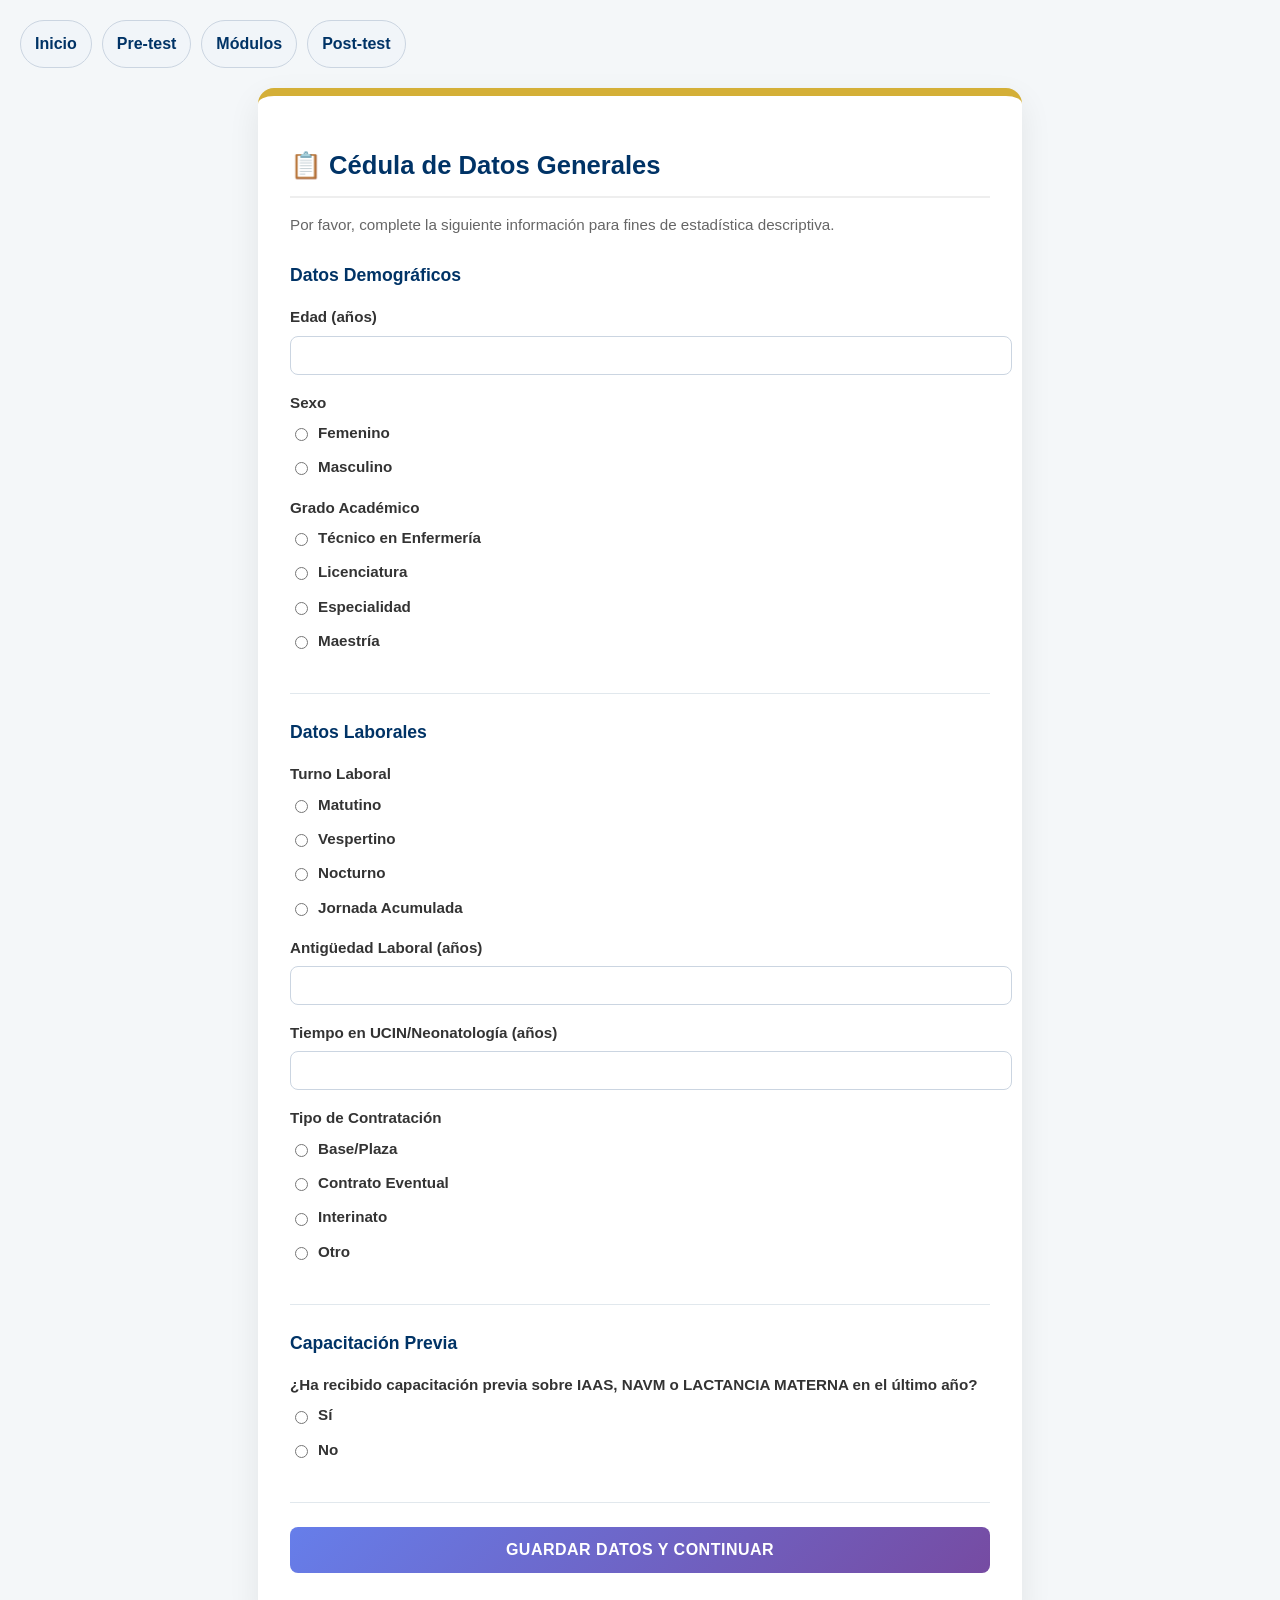
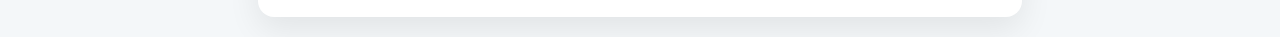
<file: datos-generales/index.html>
<!DOCTYPE html>
<html lang="es">

<head>
    <meta charset="UTF-8">
    <meta name="viewport" content="width=device-width, initial-scale=1.0">
    <title>Cédula de Datos Generales - Suite Calostro</title>
    <link rel="stylesheet" href="../css/style.css">
    <style>
        body {
            background: #f4f7f9;
            font-family: 'Segoe UI', sans-serif;
            margin: 0;
            padding: 20px;
        }

        .container {
            max-width: 700px;
            margin: 0 auto;
            background: white;
            padding: 32px;
            border-radius: 16px;
            box-shadow: 0 12px 32px rgba(0, 0, 0, 0.08);
        }

        h1 {
            color: #003366;
            font-size: 1.6rem;
            margin-bottom: 8px;
        }

        .subtitle {
            color: #666;
            margin-bottom: 24px;
            font-size: 0.95rem;
        }

        .form-section {
            margin-bottom: 24px;
            padding-bottom: 24px;
            border-bottom: 1px solid #e1e8ed;
        }

        .form-section:last-child {
            border-bottom: none;
        }

        .form-section h3 {
            color: #003366;
            font-size: 1.1rem;
            margin-bottom: 16px;
        }

        .form-group {
            margin-bottom: 16px;
        }

        label {
            display: block;
            margin-bottom: 6px;
            font-weight: 600;
            color: #333;
            font-size: 0.95rem;
        }

        input[type="text"],
        input[type="number"],
        select {
            width: 100%;
            padding: 10px;
            border: 1px solid #cbd5e1;
            border-radius: 8px;
            font-size: 0.95rem;
        }

        input[type="text"]:focus,
        input[type="number"]:focus,
        select:focus {
            outline: none;
            border-color: #667eea;
            box-shadow: 0 0 0 3px rgba(102, 126, 234, 0.1);
        }

        .radio-group,
        .checkbox-group {
            display: flex;
            flex-direction: column;
            gap: 10px;
        }

        .radio-group label,
        .checkbox-group label {
            display: flex;
            align-items: center;
            margin-bottom: 0;
        }

        input[type="radio"],
        input[type="checkbox"] {
            margin-right: 10px;
        }

        .btn-submit {
            background: linear-gradient(135deg, #667eea 0%, #764ba2 100%);
            color: white;
            padding: 14px 24px;
            border: none;
            border-radius: 8px;
            font-weight: 700;
            cursor: pointer;
            width: 100%;
            font-size: 1rem;
            transition: all 0.3s ease;
        }

        .btn-submit:hover {
            transform: translateY(-2px);
            box-shadow: 0 10px 25px rgba(102, 126, 234, 0.4);
        }

        .page-nav {
            display: flex;
            flex-wrap: wrap;
            gap: 10px;
            margin-bottom: 20px;
        }

        .page-nav a {
            text-decoration: none;
            color: #003366;
            font-weight: 700;
            padding: 10px 14px;
            border-radius: 999px;
            background: #f1f5f9;
            border: 1px solid #cbd5e1;
        }

        .page-nav a:hover {
            background: #e2efff;
        }
    </style>
</head>

<body>
    <nav class="page-nav">
        <a href="../index.html">Inicio</a>
        <a href="../pre test/index.html">Pre-test</a>
        <a href="../modulos/index.html">Módulos</a>
        <a href="../pos test/index.html">Post-test</a>
    </nav>

    <div class="container">
        <h1>📋 Cédula de Datos Generales</h1>
        <p class="subtitle">Por favor, complete la siguiente información para fines de estadística descriptiva.</p>

        <form id="datosGeneralesForm">
            <!-- Datos Demográficos -->
            <div class="form-section">
                <h3>Datos Demográficos</h3>

                <div class="form-group">
                    <label for="edad">Edad (años)</label>
                    <input type="number" id="edad" name="edad" required>
                </div>

                <div class="form-group">
                    <label>Sexo</label>
                    <div class="radio-group">
                        <label><input type="radio" name="sexo" value="femenino"> Femenino</label>
                        <label><input type="radio" name="sexo" value="masculino"> Masculino</label>
                    </div>
                </div>

                <div class="form-group">
                    <label for="gradoAcademico">Grado Académico</label>
                    <div class="radio-group">
                        <label><input type="radio" name="gradoAcademico" value="tecnico"> Técnico en Enfermería</label>
                        <label><input type="radio" name="gradoAcademico" value="licenciatura"> Licenciatura</label>
                        <label><input type="radio" name="gradoAcademico" value="especialidad"> Especialidad</label>
                        <label><input type="radio" name="gradoAcademico" value="maestria"> Maestría</label>
                    </div>
                </div>
            </div>

            <!-- Datos Laborales -->
            <div class="form-section">
                <h3>Datos Laborales</h3>

                <div class="form-group">
                    <label>Turno Laboral</label>
                    <div class="radio-group">
                        <label><input type="radio" name="turno" value="matutino"> Matutino</label>
                        <label><input type="radio" name="turno" value="vespertino"> Vespertino</label>
                        <label><input type="radio" name="turno" value="nocturno"> Nocturno</label>
                        <label><input type="radio" name="turno" value="jornada"> Jornada Acumulada</label>
                    </div>
                </div>

                <div class="form-group">
                    <label for="antiguedad">Antigüedad Laboral (años)</label>
                    <input type="number" id="antiguedad" name="antiguedad" min="0" required>
                </div>

                <div class="form-group">
                    <label for="experiencia">Tiempo en UCIN/Neonatología (años)</label>
                    <input type="number" id="experiencia" name="experiencia" min="0" required>
                </div>

                <div class="form-group">
                    <label>Tipo de Contratación</label>
                    <div class="radio-group">
                        <label><input type="radio" name="contratacion" value="base"> Base/Plaza</label>
                        <label><input type="radio" name="contratacion" value="eventual"> Contrato Eventual</label>
                        <label><input type="radio" name="contratacion" value="interinato"> Interinato</label>
                        <label><input type="radio" name="contratacion" value="otro"> Otro</label>
                    </div>
                </div>
            </div>

            <!-- Capacitación Previa -->
            <div class="form-section">
                <h3>Capacitación Previa</h3>

                <div class="form-group">
                    <label>¿Ha recibido capacitación previa sobre IAAS, NAVM o LACTANCIA MATERNA en el último
                        año?</label>
                    <div class="radio-group">
                        <label><input type="radio" name="capacitacion" value="si"> Sí</label>
                        <label><input type="radio" name="capacitacion" value="no"> No</label>
                    </div>
                </div>
            </div>

            <button type="submit" class="btn-submit">Guardar Datos y Continuar</button>
        </form>
    </div>

    <script>
        document.getElementById('datosGeneralesForm').addEventListener('submit', function (e) {
            e.preventDefault();

            const folio = 'S' + Date.now();

            // Capturar datos
            const datos = {
                folio,
                edad: document.getElementById('edad').value,
                sexo: document.querySelector('input[name="sexo"]:checked')?.value,
                gradoAcademico: document.querySelector('input[name="gradoAcademico"]:checked')?.value,
                turno: document.querySelector('input[name="turno"]:checked')?.value,
                antiguedad: document.getElementById('antiguedad').value,
                experiencia: document.getElementById('experiencia').value,
                contratacion: document.querySelector('input[name="contratacion"]:checked')?.value,
                capacitacion: document.querySelector('input[name="capacitacion"]:checked')?.value,
                preTest: null,
                postTest: null,
                fecha: new Date().toISOString()
            };

            // Guardar en localStorage
            let registros = JSON.parse(localStorage.getItem('registros_datos')) || [];
            registros.push(datos);
            localStorage.setItem('registros_datos', JSON.stringify(registros));
            localStorage.setItem('current_registro', folio);

            // Redirigir a pre-test
            alert('Datos guardados exitosamente. Procediendo al Pre-test...');
            window.location.href = '../pre test/index.html';
        });
    </script>
</body>

</html>
</file>
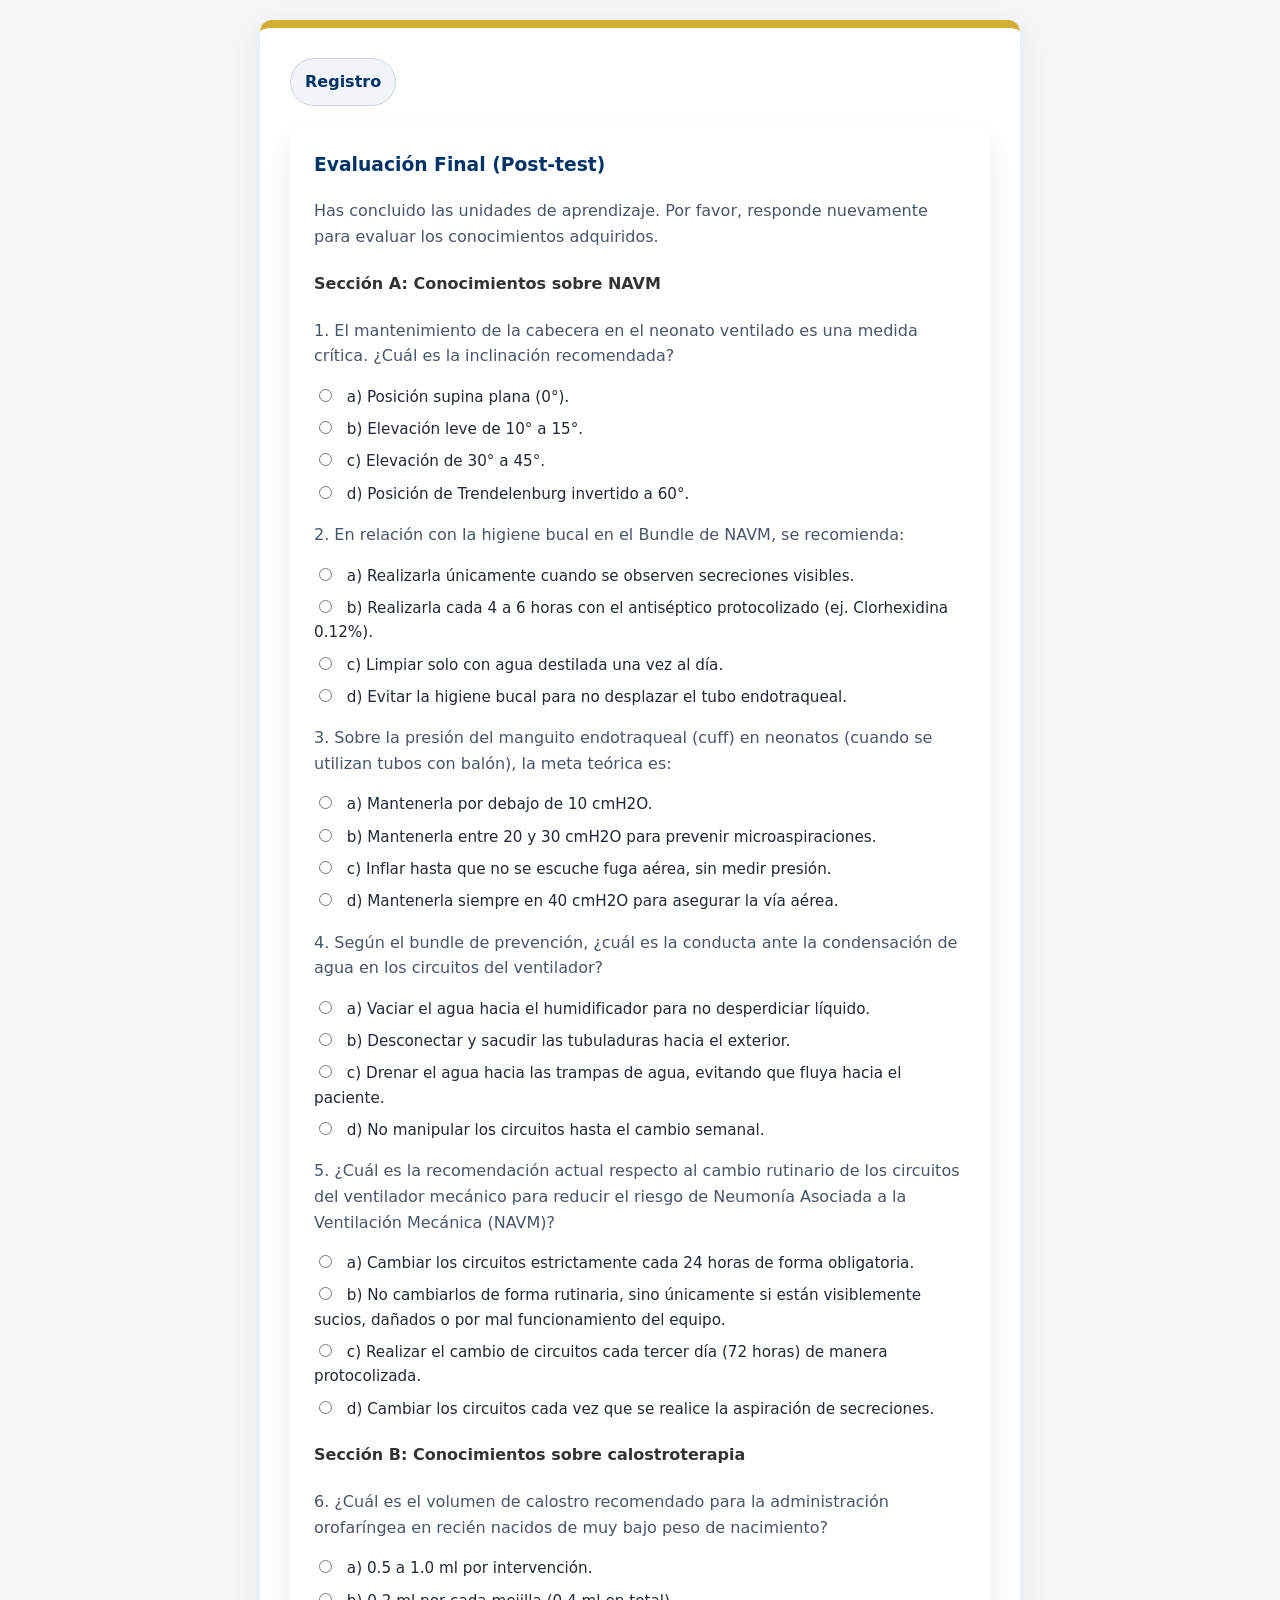
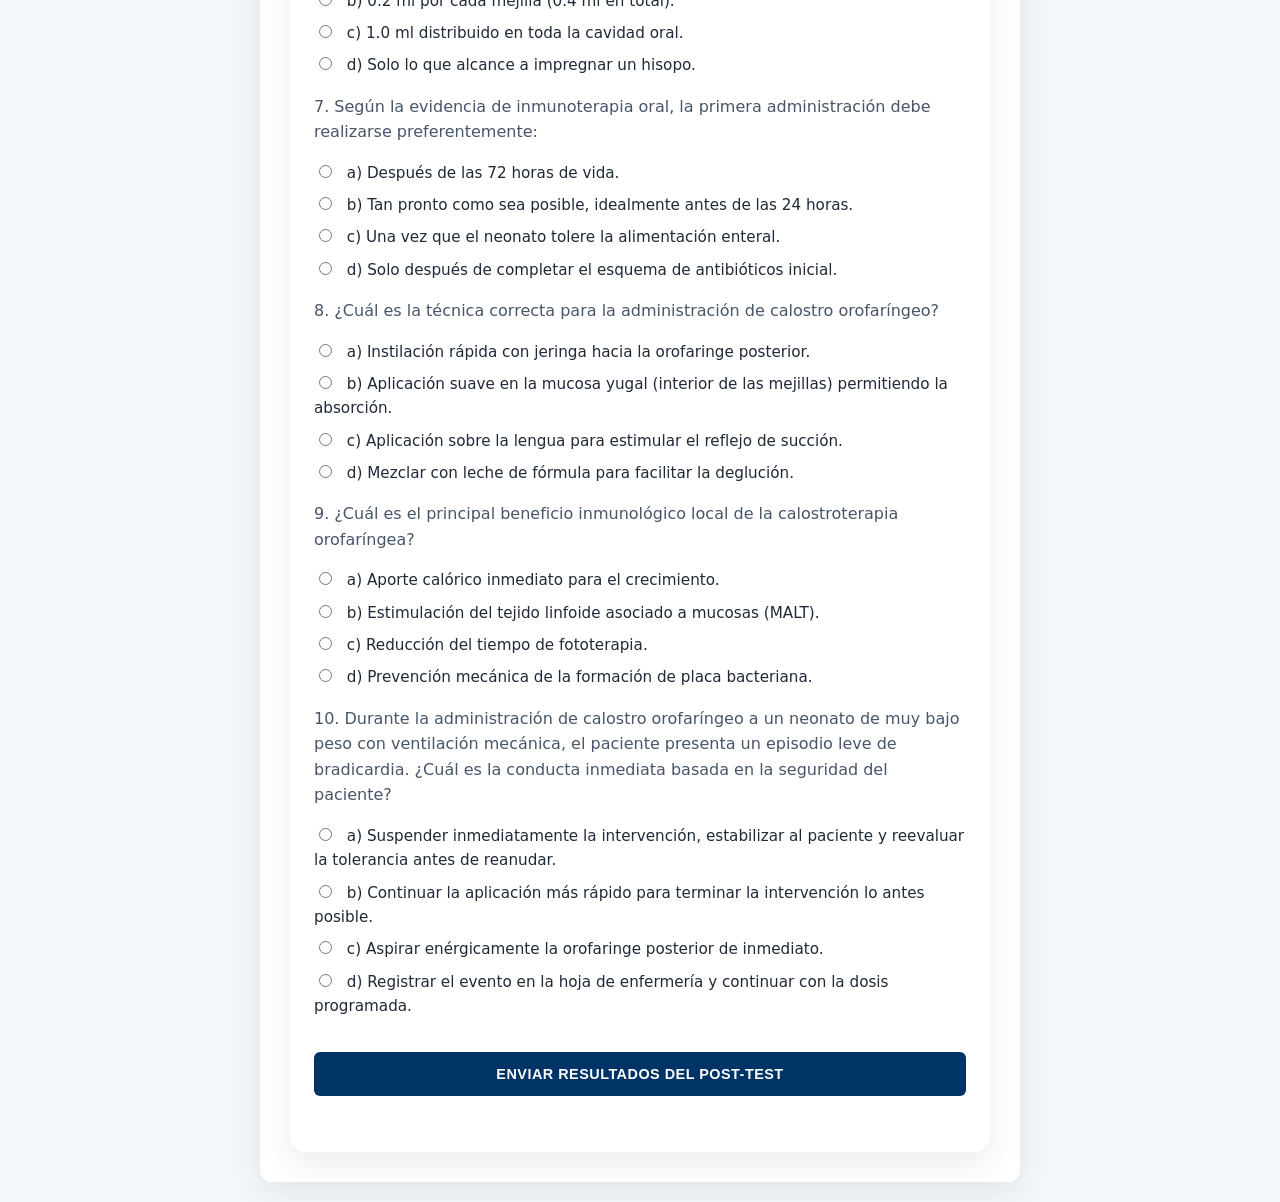
<file: pos test/index.html>
<!DOCTYPE html>
<html lang="es">

<head>
    <meta charset="UTF-8">
    <meta name="viewport" content="width=device-width, initial-scale=1.0">
    <title>Post-test - Suite Calostro</title>
    <link rel="stylesheet" href="../css/style.css">
    <style>
        .content {
            max-width: 700px;
            margin: 0 auto;
            padding: 24px;
            background: white;
            border-radius: 16px;
            box-shadow: 0 12px 32px rgba(0, 0, 0, 0.08);
        }

        .content h3 {
            margin-top: 0;
            color: #003366;
        }

        .content p {
            color: #475569;
        }

        label {
            display: block;
            margin: 8px 0;
            font-size: 0.95rem;
            color: #1f2937;
        }

        input[type="radio"] {
            margin-right: 10px;
        }

        .page-nav {
            display: flex;
            flex-wrap: wrap;
            gap: 10px;
            margin-bottom: 20px;
        }

        .page-nav a {
            text-decoration: none;
            color: #003366;
            font-weight: 700;
            padding: 10px 14px;
            border-radius: 999px;
            background: #f1f5f9;
            border: 1px solid #cbd5e1;
        }

        .page-nav a:hover {
            background: #e2efff;
        }
    </style>
</head>

<body>
    <div class="container">
        <nav class="page-nav">
            <a href="../registro/index.html">Registro</a>
        </nav>

        <div class="content">
            <h3>Evaluación Final (Post-test)</h3>
            <p>Has concluido las unidades de aprendizaje. Por favor, responde nuevamente para evaluar los conocimientos
                adquiridos.</p>

            <form id="postTestForm">
                <h4>Sección A: Conocimientos sobre NAVM</h4>
                <p>1. El mantenimiento de la cabecera en el neonato ventilado es una medida crítica. ¿Cuál es la
                    inclinación recomendada?</p>
                <label><input type="radio" name="p1" value="a"> a) Posición supina plana (0°).</label>
                <label><input type="radio" name="p1" value="b"> b) Elevación leve de 10° a 15°.</label>
                <label><input type="radio" name="p1" value="c"> c) Elevación de 30° a 45°.</label>
                <label><input type="radio" name="p1" value="d"> d) Posición de Trendelenburg invertido a 60°.</label>

                <p>2. En relación con la higiene bucal en el Bundle de NAVM, se recomienda:</p>
                <label><input type="radio" name="p2" value="a"> a) Realizarla únicamente cuando se observen secreciones
                    visibles.</label>
                <label><input type="radio" name="p2" value="b"> b) Realizarla cada 4 a 6 horas con el antiséptico
                    protocolizado (ej. Clorhexidina 0.12%).</label>
                <label><input type="radio" name="p2" value="c"> c) Limpiar solo con agua destilada una vez al
                    día.</label>
                <label><input type="radio" name="p2" value="d"> d) Evitar la higiene bucal para no desplazar el tubo
                    endotraqueal.</label>

                <p>3. Sobre la presión del manguito endotraqueal (cuff) en neonatos (cuando se utilizan tubos con
                    balón), la meta teórica es:</p>
                <label><input type="radio" name="p3" value="a"> a) Mantenerla por debajo de 10 cmH2O.</label>
                <label><input type="radio" name="p3" value="b"> b) Mantenerla entre 20 y 30 cmH2O para prevenir
                    microaspiraciones.</label>
                <label><input type="radio" name="p3" value="c"> c) Inflar hasta que no se escuche fuga aérea, sin medir
                    presión.</label>
                <label><input type="radio" name="p3" value="d"> d) Mantenerla siempre en 40 cmH2O para asegurar la vía
                    aérea.</label>

                <p>4. Según el bundle de prevención, ¿cuál es la conducta ante la condensación de agua en los circuitos
                    del ventilador?</p>
                <label><input type="radio" name="p4" value="a"> a) Vaciar el agua hacia el humidificador para no
                    desperdiciar líquido.</label>
                <label><input type="radio" name="p4" value="b"> b) Desconectar y sacudir las tubuladuras hacia el
                    exterior.</label>
                <label><input type="radio" name="p4" value="c"> c) Drenar el agua hacia las trampas de agua, evitando
                    que fluya hacia el paciente.</label>
                <label><input type="radio" name="p4" value="d"> d) No manipular los circuitos hasta el cambio
                    semanal.</label>

                <p>5. ¿Cuál es la recomendación actual respecto al cambio rutinario de los circuitos del ventilador
                    mecánico para reducir el riesgo de Neumonía Asociada a la Ventilación Mecánica (NAVM)?</p>
                <label><input type="radio" name="p5" value="a"> a) Cambiar los circuitos estrictamente cada 24 horas de
                    forma obligatoria.</label>
                <label><input type="radio" name="p5" value="b"> b) No cambiarlos de forma rutinaria, sino únicamente si
                    están visiblemente sucios, dañados o por mal funcionamiento del equipo.</label>
                <label><input type="radio" name="p5" value="c"> c) Realizar el cambio de circuitos cada tercer día (72
                    horas) de manera protocolizada.</label>
                <label><input type="radio" name="p5" value="d"> d) Cambiar los circuitos cada vez que se realice la
                    aspiración de secreciones.</label>

                <h4>Sección B: Conocimientos sobre calostroterapia</h4>
                <p>6. ¿Cuál es el volumen de calostro recomendado para la administración orofaríngea en recién nacidos
                    de muy bajo peso de nacimiento?</p>
                <label><input type="radio" name="p6" value="a"> a) 0.5 a 1.0 ml por intervención.</label>
                <label><input type="radio" name="p6" value="b"> b) 0.2 ml por cada mejilla (0.4 ml en total).</label>
                <label><input type="radio" name="p6" value="c"> c) 1.0 ml distribuido en toda la cavidad oral.</label>
                <label><input type="radio" name="p6" value="d"> d) Solo lo que alcance a impregnar un hisopo.</label>

                <p>7. Según la evidencia de inmunoterapia oral, la primera administración debe realizarse
                    preferentemente:</p>
                <label><input type="radio" name="p7" value="a"> a) Después de las 72 horas de vida.</label>
                <label><input type="radio" name="p7" value="b"> b) Tan pronto como sea posible, idealmente antes de las
                    24 horas.</label>
                <label><input type="radio" name="p7" value="c"> c) Una vez que el neonato tolere la alimentación
                    enteral.</label>
                <label><input type="radio" name="p7" value="d"> d) Solo después de completar el esquema de antibióticos
                    inicial.</label>

                <p>8. ¿Cuál es la técnica correcta para la administración de calostro orofaríngeo?</p>
                <label><input type="radio" name="p8" value="a"> a) Instilación rápida con jeringa hacia la orofaringe
                    posterior.</label>
                <label><input type="radio" name="p8" value="b"> b) Aplicación suave en la mucosa yugal (interior de las
                    mejillas) permitiendo la absorción.</label>
                <label><input type="radio" name="p8" value="c"> c) Aplicación sobre la lengua para estimular el reflejo
                    de succión.</label>
                <label><input type="radio" name="p8" value="d"> d) Mezclar con leche de fórmula para facilitar la
                    deglución.</label>

                <p>9. ¿Cuál es el principal beneficio inmunológico local de la calostroterapia orofaríngea?</p>
                <label><input type="radio" name="p9" value="a"> a) Aporte calórico inmediato para el
                    crecimiento.</label>
                <label><input type="radio" name="p9" value="b"> b) Estimulación del tejido linfoide asociado a mucosas
                    (MALT).</label>
                <label><input type="radio" name="p9" value="c"> c) Reducción del tiempo de fototerapia.</label>
                <label><input type="radio" name="p9" value="d"> d) Prevención mecánica de la formación de placa
                    bacteriana.</label>

                <p>10. Durante la administración de calostro orofaríngeo a un neonato de muy bajo peso con ventilación
                    mecánica, el paciente presenta un episodio leve de bradicardia. ¿Cuál es la conducta inmediata
                    basada en la seguridad del paciente?</p>
                <label><input type="radio" name="p10" value="a"> a) Suspender inmediatamente la intervención, estabilizar
                    al paciente y reevaluar la tolerancia antes de reanudar.</label>
                <label><input type="radio" name="p10" value="b"> b) Continuar la aplicación más rápido para terminar la
                    intervención lo antes posible.</label>
                <label><input type="radio" name="p10" value="c"> c) Aspirar enérgicamente la orofaringe posterior de
                    inmediato.</label>
                <label><input type="radio" name="p10" value="d"> d) Registrar el evento en la hoja de enfermería y
                    continuar con la dosis programada.</label>

                <br>
                <button type="submit" class="btn-principal">Enviar Resultados del Post-test</button>
            </form>
            <div id="resultado" style="margin-top:20px; font-size:1rem; color:#1f2937;"></div>
        </div>
    </div>

    <script>
        const respuestasCorrectas = {
            p1: 'c',
            p2: 'b',
            p3: 'b',
            p4: 'c',
            p5: 'b',
            p6: 'b',
            p7: 'b',
            p8: 'b',
            p9: 'b',
            p10: 'a'
        };

        document.getElementById('postTestForm').addEventListener('submit', function (event) {
            event.preventDefault();
            let score = 0;
            for (const pregunta in respuestasCorrectas) {
                const respuesta = document.querySelector(`input[name="${pregunta}"]:checked`);
                if (respuesta && respuesta.value === respuestasCorrectas[pregunta]) {
                    score++;
                }
            }

            const folio = localStorage.getItem('current_registro');
            if (folio) {
                const registros = JSON.parse(localStorage.getItem('registros_datos')) || [];
                const registro = registros.find(r => r.folio === folio);
                if (registro) {
                    registro.postTest = score;
                    localStorage.setItem('registros_datos', JSON.stringify(registros));
                }
            }

            document.getElementById('resultado').textContent = `Tu calificación es ${score}/10`;
        });
    </script>
</body>

</html>
</file>
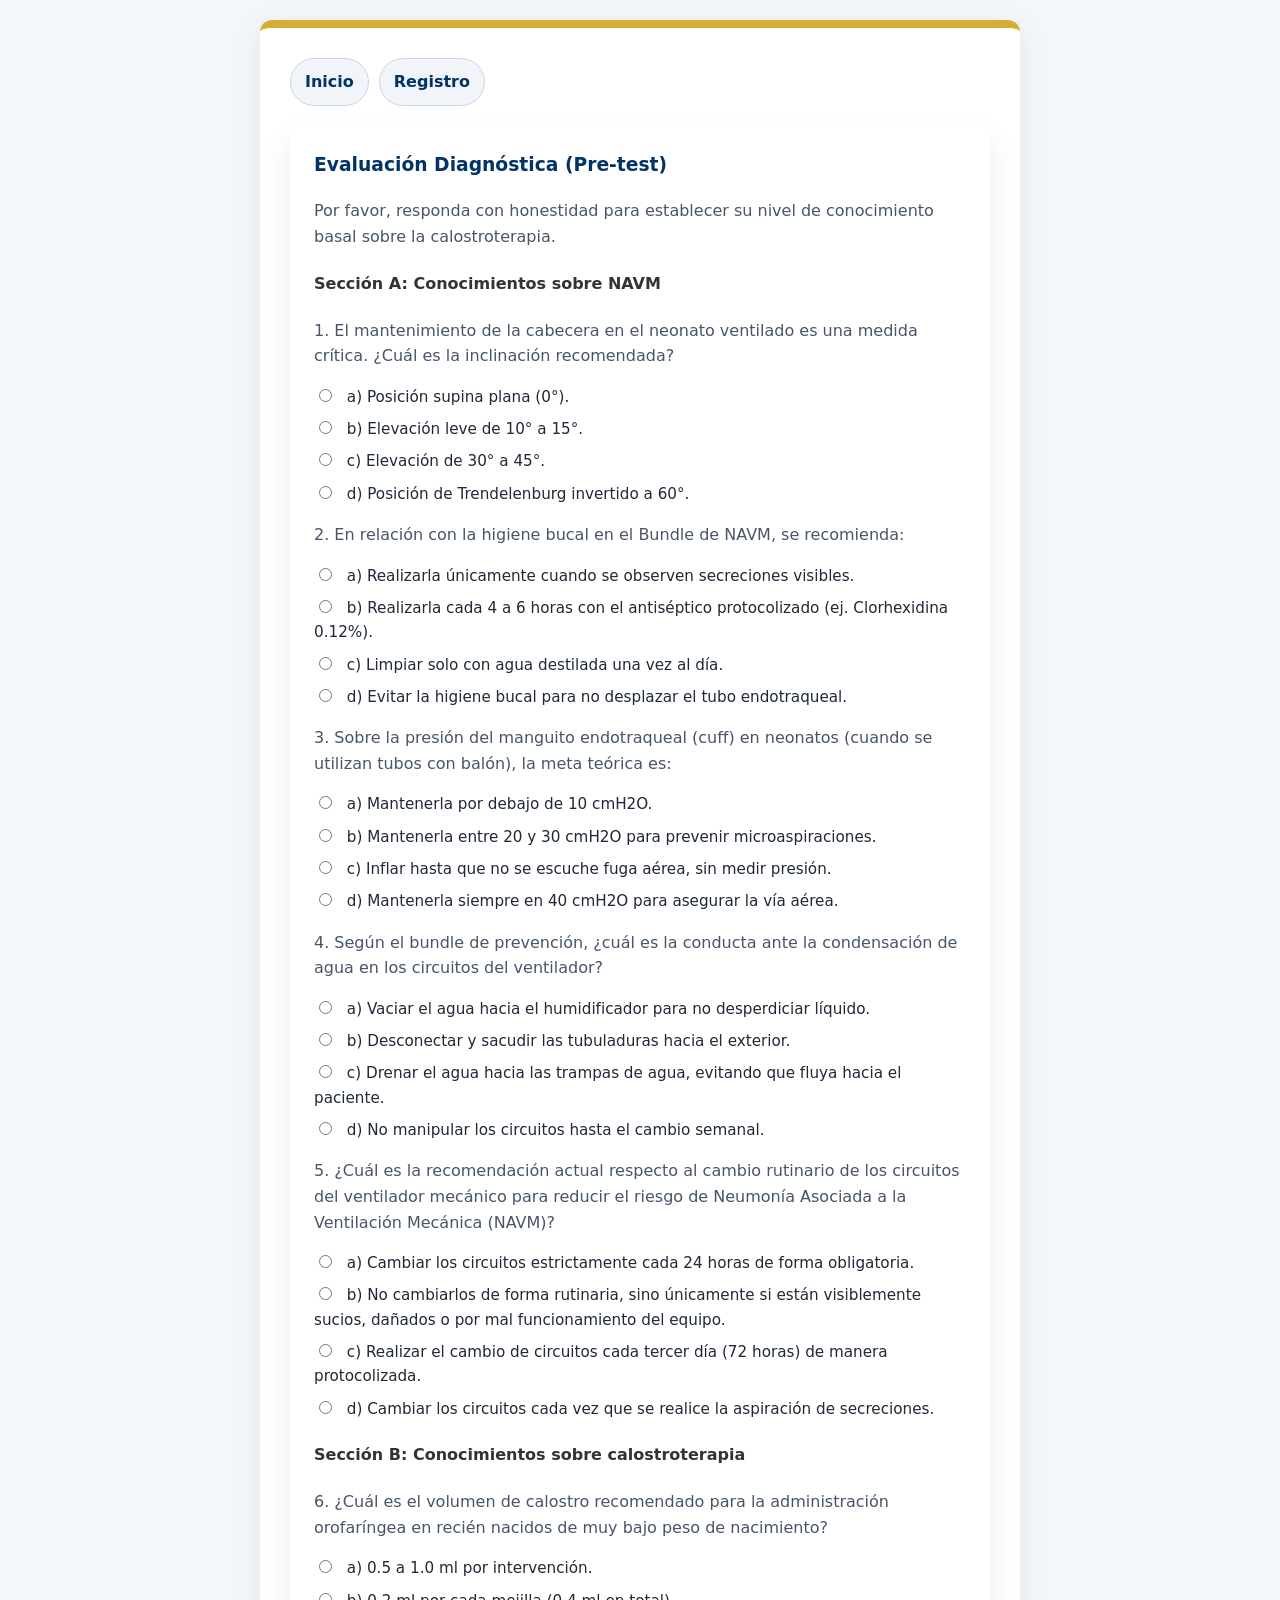
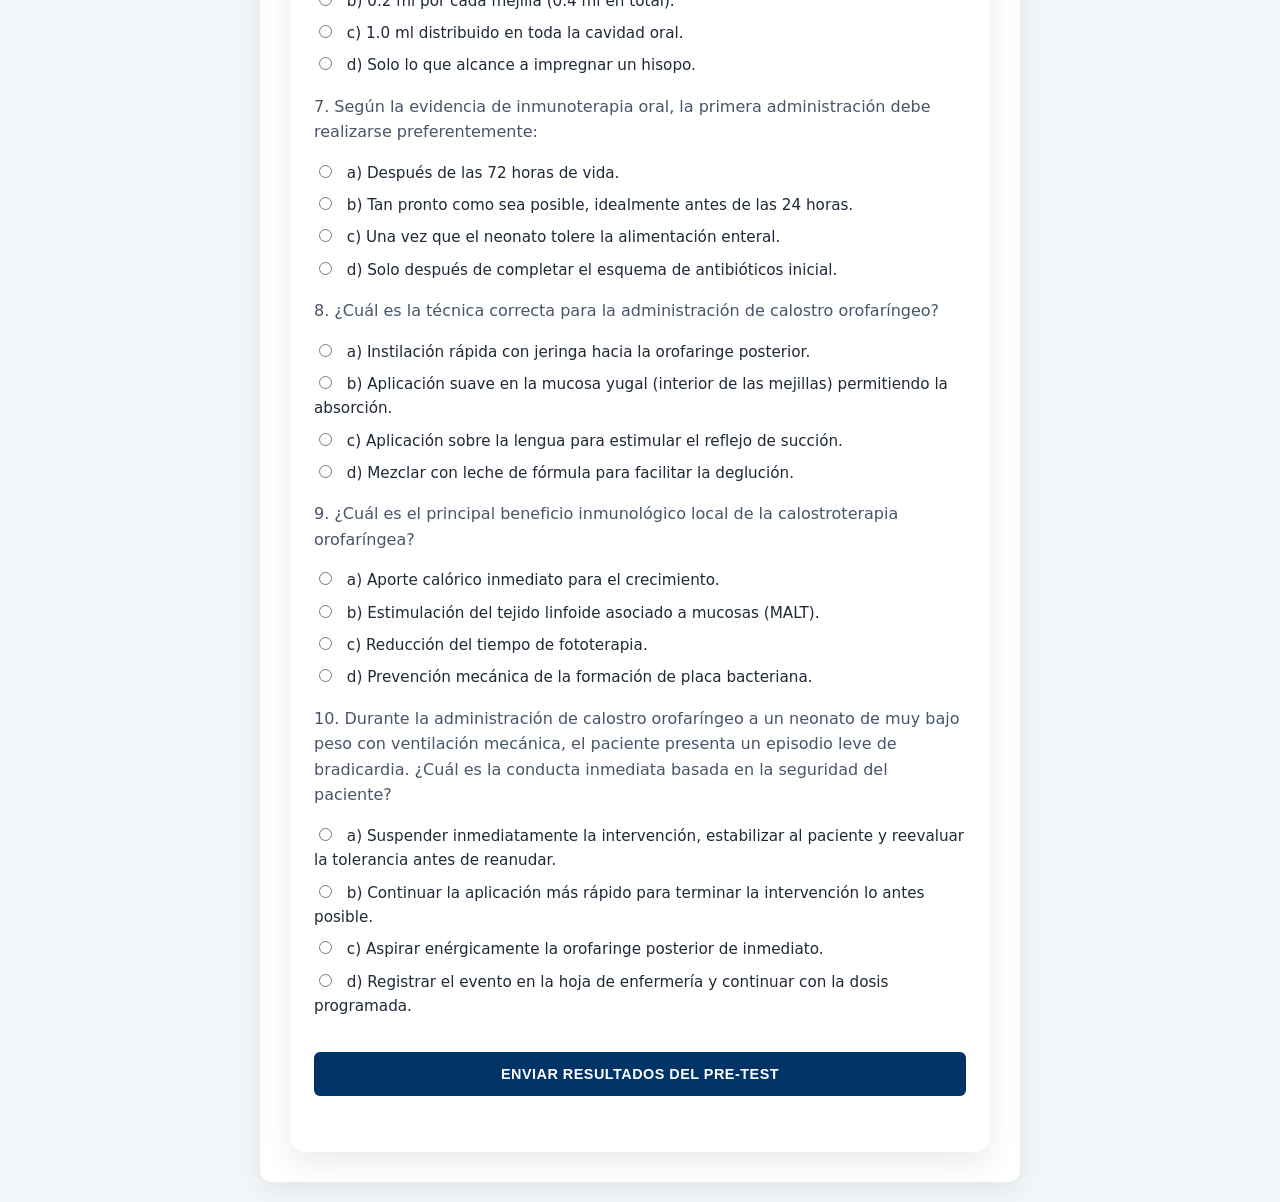
<file: pre test/index.html>
<!DOCTYPE html>
<html lang="es">

<head>
    <meta charset="UTF-8">
    <meta name="viewport" content="width=device-width, initial-scale=1.0">
    <title>Pre-test - Suite Calostro</title>
    <link rel="stylesheet" href="../css/style.css">
    <style>
        .content {
            max-width: 700px;
            margin: 0 auto;
            padding: 24px;
            background: white;
            border-radius: 16px;
            box-shadow: 0 12px 32px rgba(0, 0, 0, 0.08);
        }

        .content h3 {
            margin-top: 0;
            color: #003366;
        }

        .content p {
            color: #475569;
        }

        label {
            display: block;
            margin: 8px 0;
            font-size: 0.95rem;
            color: #1f2937;
        }

        input[type="radio"] {
            margin-right: 10px;
        }

        .page-nav {
            display: flex;
            flex-wrap: wrap;
            gap: 10px;
            margin-bottom: 20px;
        }

        .page-nav a {
            text-decoration: none;
            color: #003366;
            font-weight: 700;
            padding: 10px 14px;
            border-radius: 999px;
            background: #f1f5f9;
            border: 1px solid #cbd5e1;
        }

        .page-nav a:hover {
            background: #e2efff;
        }
    </style>
</head>

<body>
    <div class="container">
        <nav class="page-nav">
            <a href="../index.html">Inicio</a>
            <a href="../registro/index.html">Registro</a>
        </nav>

        <div class="content">
            <h3>Evaluación Diagnóstica (Pre-test)</h3>
            <p>Por favor, responda con honestidad para establecer su nivel de conocimiento basal sobre la
                calostroterapia.</p>

            <form id="preTestForm">
                <h4>Sección A: Conocimientos sobre NAVM</h4>
                <p>1. El mantenimiento de la cabecera en el neonato ventilado es una medida crítica. ¿Cuál es la
                    inclinación recomendada?</p>
                <label><input type="radio" name="p1" value="a"> a) Posición supina plana (0°).</label>
                <label><input type="radio" name="p1" value="b"> b) Elevación leve de 10° a 15°.</label>
                <label><input type="radio" name="p1" value="c"> c) Elevación de 30° a 45°.</label>
                <label><input type="radio" name="p1" value="d"> d) Posición de Trendelenburg invertido a 60°.</label>

                <p>2. En relación con la higiene bucal en el Bundle de NAVM, se recomienda:</p>
                <label><input type="radio" name="p2" value="a"> a) Realizarla únicamente cuando se observen secreciones
                    visibles.</label>
                <label><input type="radio" name="p2" value="b"> b) Realizarla cada 4 a 6 horas con el antiséptico
                    protocolizado (ej. Clorhexidina 0.12%).</label>
                <label><input type="radio" name="p2" value="c"> c) Limpiar solo con agua destilada una vez al
                    día.</label>
                <label><input type="radio" name="p2" value="d"> d) Evitar la higiene bucal para no desplazar el tubo
                    endotraqueal.</label>

                <p>3. Sobre la presión del manguito endotraqueal (cuff) en neonatos (cuando se utilizan tubos con
                    balón), la meta teórica es:</p>
                <label><input type="radio" name="p3" value="a"> a) Mantenerla por debajo de 10 cmH2O.</label>
                <label><input type="radio" name="p3" value="b"> b) Mantenerla entre 20 y 30 cmH2O para prevenir
                    microaspiraciones.</label>
                <label><input type="radio" name="p3" value="c"> c) Inflar hasta que no se escuche fuga aérea, sin medir
                    presión.</label>
                <label><input type="radio" name="p3" value="d"> d) Mantenerla siempre en 40 cmH2O para asegurar la vía
                    aérea.</label>

                <p>4. Según el bundle de prevención, ¿cuál es la conducta ante la condensación de agua en los circuitos
                    del ventilador?</p>
                <label><input type="radio" name="p4" value="a"> a) Vaciar el agua hacia el humidificador para no
                    desperdiciar líquido.</label>
                <label><input type="radio" name="p4" value="b"> b) Desconectar y sacudir las tubuladuras hacia el
                    exterior.</label>
                <label><input type="radio" name="p4" value="c"> c) Drenar el agua hacia las trampas de agua, evitando
                    que fluya hacia el paciente.</label>
                <label><input type="radio" name="p4" value="d"> d) No manipular los circuitos hasta el cambio
                    semanal.</label>

                <p>5. ¿Cuál es la recomendación actual respecto al cambio rutinario de los circuitos del ventilador
                    mecánico para reducir el riesgo de Neumonía Asociada a la Ventilación Mecánica (NAVM)?</p>
                <label><input type="radio" name="p5" value="a"> a) Cambiar los circuitos estrictamente cada 24 horas de
                    forma obligatoria.</label>
                <label><input type="radio" name="p5" value="b"> b) No cambiarlos de forma rutinaria, sino únicamente si
                    están visiblemente sucios, dañados o por mal funcionamiento del equipo.</label>
                <label><input type="radio" name="p5" value="c"> c) Realizar el cambio de circuitos cada tercer día (72
                    horas) de manera protocolizada.</label>
                <label><input type="radio" name="p5" value="d"> d) Cambiar los circuitos cada vez que se realice la
                    aspiración de secreciones.</label>

                <h4>Sección B: Conocimientos sobre calostroterapia</h4>
                <p>6. ¿Cuál es el volumen de calostro recomendado para la administración orofaríngea en recién nacidos
                    de muy bajo peso de nacimiento?</p>
                <label><input type="radio" name="p6" value="a"> a) 0.5 a 1.0 ml por intervención.</label>
                <label><input type="radio" name="p6" value="b"> b) 0.2 ml por cada mejilla (0.4 ml en total).</label>
                <label><input type="radio" name="p6" value="c"> c) 1.0 ml distribuido en toda la cavidad oral.</label>
                <label><input type="radio" name="p6" value="d"> d) Solo lo que alcance a impregnar un hisopo.</label>

                <p>7. Según la evidencia de inmunoterapia oral, la primera administración debe realizarse
                    preferentemente:</p>
                <label><input type="radio" name="p7" value="a"> a) Después de las 72 horas de vida.</label>
                <label><input type="radio" name="p7" value="b"> b) Tan pronto como sea posible, idealmente antes de las
                    24 horas.</label>
                <label><input type="radio" name="p7" value="c"> c) Una vez que el neonato tolere la alimentación
                    enteral.</label>
                <label><input type="radio" name="p7" value="d"> d) Solo después de completar el esquema de antibióticos
                    inicial.</label>

                <p>8. ¿Cuál es la técnica correcta para la administración de calostro orofaríngeo?</p>
                <label><input type="radio" name="p8" value="a"> a) Instilación rápida con jeringa hacia la orofaringe
                    posterior.</label>
                <label><input type="radio" name="p8" value="b"> b) Aplicación suave en la mucosa yugal (interior de las
                    mejillas) permitiendo la absorción.</label>
                <label><input type="radio" name="p8" value="c"> c) Aplicación sobre la lengua para estimular el reflejo
                    de succión.</label>
                <label><input type="radio" name="p8" value="d"> d) Mezclar con leche de fórmula para facilitar la
                    deglución.</label>

                <p>9. ¿Cuál es el principal beneficio inmunológico local de la calostroterapia orofaríngea?</p>
                <label><input type="radio" name="p9" value="a"> a) Aporte calórico inmediato para el
                    crecimiento.</label>
                <label><input type="radio" name="p9" value="b"> b) Estimulación del tejido linfoide asociado a mucosas
                    (MALT).</label>
                <label><input type="radio" name="p9" value="c"> c) Reducción del tiempo de fototerapia.</label>
                <label><input type="radio" name="p9" value="d"> d) Prevención mecánica de la formación de placa
                    bacteriana.</label>

                <p>10. Durante la administración de calostro orofaríngeo a un neonato de muy bajo peso con ventilación
                    mecánica, el paciente presenta un episodio leve de bradicardia. ¿Cuál es la conducta inmediata
                    basada en la seguridad del paciente?</p>
                <label><input type="radio" name="p10" value="a"> a) Suspender inmediatamente la intervención,
                    estabilizar
                    al paciente y reevaluar la tolerancia antes de reanudar.</label>
                <label><input type="radio" name="p10" value="b"> b) Continuar la aplicación más rápido para terminar la
                    intervención lo antes posible.</label>
                <label><input type="radio" name="p10" value="c"> c) Aspirar enérgicamente la orofaringe posterior de
                    inmediato.</label>
                <label><input type="radio" name="p10" value="d"> d) Registrar el evento en la hoja de enfermería y
                    continuar con la dosis programada.</label>

                <br>
                <button type="submit" class="btn-principal">Enviar Resultados del Pre-test</button>
            </form>
            <div id="resultado" style="margin-top:20px; font-size:1rem; color:#1f2937;"></div>
        </div>
    </div>

    <script>
        const respuestasCorrectas = {
            p1: 'c',
            p2: 'b',
            p3: 'b',
            p4: 'c',
            p5: 'b',
            p6: 'b',
            p7: 'b',
            p8: 'b',
            p9: 'b',
            p10: 'a'
        };

        document.getElementById('preTestForm').addEventListener('submit', function (event) {
            event.preventDefault();
            let score = 0;
            for (const pregunta in respuestasCorrectas) {
                const respuesta = document.querySelector(`input[name="${pregunta}"]:checked`);
                if (respuesta && respuesta.value === respuestasCorrectas[pregunta]) {
                    score++;
                }
            }

            const folio = localStorage.getItem('current_registro');
            if (folio) {
                const registros = JSON.parse(localStorage.getItem('registros_datos')) || [];
                const registro = registros.find(r => r.folio === folio);
                if (registro) {
                    registro.preTest = score;
                    localStorage.setItem('registros_datos', JSON.stringify(registros));
                }
            }

            document.getElementById('resultado').textContent = `Tu calificación es ${score}/10`;
        });
    </script>
</body>

</html>
</file>
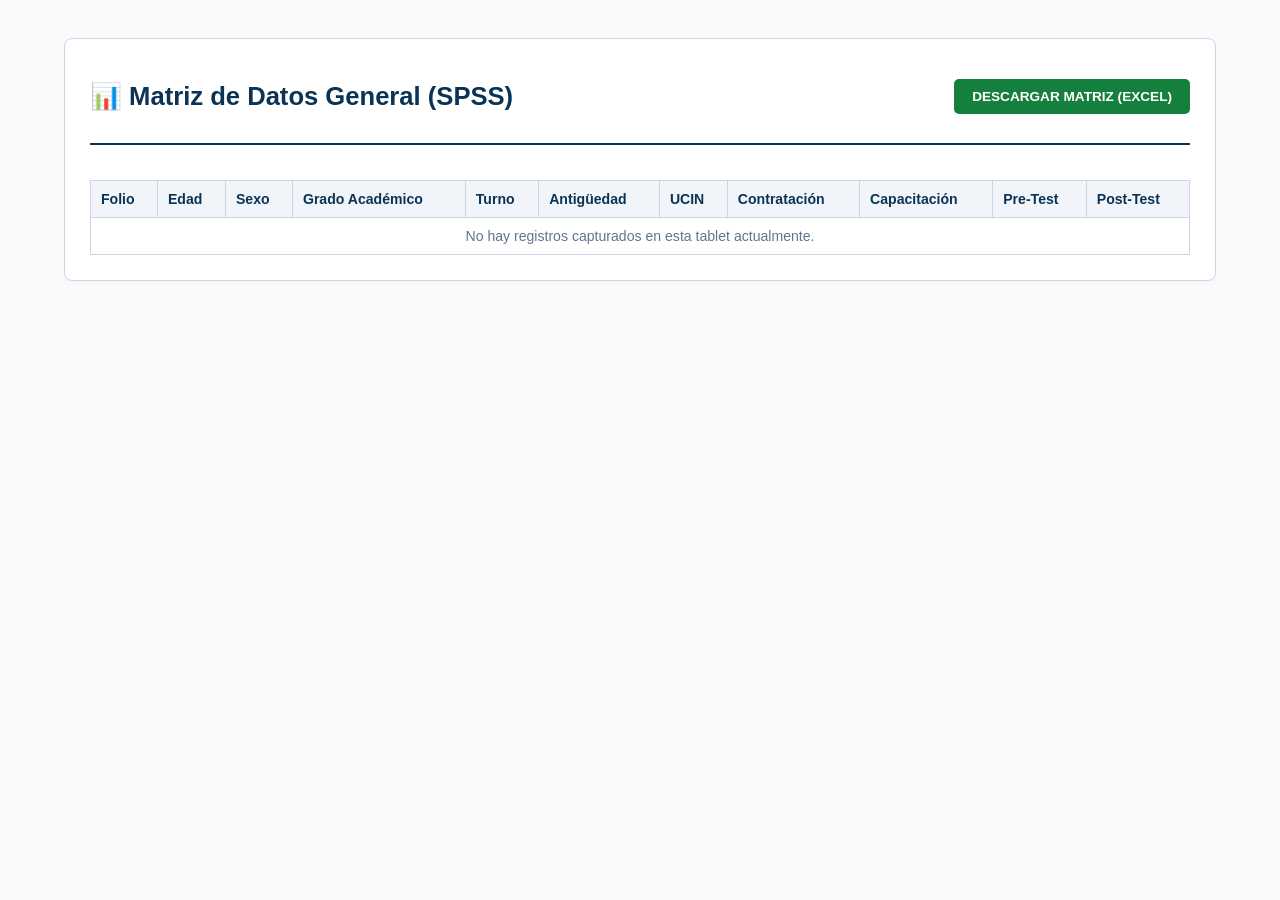
<file: registro/index.html>
<!DOCTYPE html>
<html lang="es">

<head>
    <meta charset="UTF-8">
    <meta name="viewport" content="width=device-width, initial-scale=1.0">
    <title>Base de Datos - Suite Calostro</title>
    <style>
        :root {
            --navy-dark: #0a3356;
            --navy-light: #0f4c81;
            --border: #cbd5e1;
        }

        body {
            font-family: sans-serif;
            background-color: #f8fafc;
            padding: 30px;
            color: #1e293b;
        }

        .container {
            max-width: 1100px;
            margin: 0 auto;
            background: white;
            padding: 25px;
            border-radius: 8px;
            border: 1px solid var(--border);
            box-shadow: 0 4px 6px rgba(0, 0, 0, 0.02);
        }

        .header {
            display: flex;
            justify-content: space-between;
            align-items: center;
            border-bottom: 2px solid var(--navy-dark);
            padding-bottom: 15px;
            margin-bottom: 20px;
        }

        h1 {
            color: var(--navy-dark);
            font-size: 1.6rem;
        }

        .btn-excel {
            background-color: #15803d;
            color: white;
            border: none;
            padding: 10px 18px;
            font-weight: bold;
            border-radius: 5px;
            cursor: pointer;
            text-transform: uppercase;
            font-size: 0.85rem;
        }

        .btn-excel:hover {
            background-color: #166534;
        }

        table {
            width: 100%;
            border-collapse: collapse;
            margin-top: 15px;
            font-size: 0.88rem;
        }

        th,
        td {
            border: 1px solid var(--border);
            padding: 10px;
            text-align: left;
        }

        th {
            background-color: #f1f5f9;
            color: var(--navy-dark);
            font-weight: 700;
        }

        tr:nth-child(even) {
            background-color: #f8fafc;
        }
    </style>
</head>

<body>

    <div class="container">
        <div class="header">
            <h1>📊 Matriz de Datos General (SPSS)</h1>
            <div>
                <button class="btn-excel" onclick="exportarExcel()">Descargar Matriz (Excel)</button>
            </div>
        </div>

        <div style="overflow-x: auto;">
            <table id="tabla-datos">
                <thead>
                    <tr>
                        <th>Folio</th>
                        <th>Edad</th>
                        <th>Sexo</th>
                        <th>Grado Académico</th>
                        <th>Turno</th>
                        <th>Antigüedad</th>
                        <th>UCIN</th>
                        <th>Contratación</th>
                        <th>Capacitación</th>
                        <th>Pre-Test</th>
                        <th>Post-Test</th>
                    </tr>
                </thead>
                <tbody id="tbody-sujetos">
                </tbody>
            </table>
        </div>
    </div>

    <script>
        function cargarMatriz() {
            const lista = JSON.parse(localStorage.getItem("registros_datos")) || [];
            const tbody = document.getElementById("tbody-sujetos");
            tbody.innerHTML = "";

            if (lista.length === 0) {
                tbody.innerHTML = `<tr><td colspan="11" style="text-align:center; color:#64748b;">No hay registros capturados en esta tablet actualmente.</td></tr>`;
                return;
            }

            lista.forEach(s => {
                let tr = document.createElement("tr");
                tr.innerHTML = `
                    <td><strong>${s.folio}</strong></td>
                    <td>${s.edad || 'N/R'}</td>
                    <td>${s.sexo || 'N/R'}</td>
                    <td>${s.gradoAcademico || 'N/R'}</td>
                    <td>${s.turno || 'N/R'}</td>
                    <td>${s.antiguedad || 'N/R'}</td>
                    <td>${s.experiencia || 'N/R'}</td>
                    <td>${s.contratacion || 'N/R'}</td>
                    <td>${s.capacitacion || 'N/R'}</td>
                    <td style="background-color: #fef3c7; font-weight:bold; text-align:center;">${s.preTest !== null && s.preTest !== undefined ? s.preTest : 'Pendiente'}</td>
                    <td style="background-color: #dcfce7; font-weight:bold; text-align:center;">${s.postTest !== null && s.postTest !== undefined ? s.postTest : 'Pendiente'}</td>
                `;
                tbody.appendChild(tr);
            });
        }

        function exportarExcel() {
            const lista = JSON.parse(localStorage.getItem("registros_datos")) || [];
            if (lista.length === 0) { alert("No hay datos para exportar."); return; }

            let csvContent = "\uFEFF";
            csvContent += "Folio;Edad;Sexo;Grado Academico;Turno;Antiguedad;UCIN;Contratacion;Capacitacion;Pre-Test;Post-Test\n";

            lista.forEach(s => {
                let pre = s.preTest !== null && s.preTest !== undefined ? s.preTest : "Pendiente";
                let pos = s.postTest !== null && s.postTest !== undefined ? s.postTest : "Pendiente";
                csvContent += `${s.folio};${s.edad};${s.sexo};${s.gradoAcademico};${s.turno};${s.antiguedad};${s.experiencia};${s.contratacion};${s.capacitacion};${pre};${pos}\n`;
            });

            let blob = new Blob([csvContent], { type: 'text/csv;charset=utf-8;' });
            let link = document.createElement("a");
            link.href = URL.createObjectURL(blob);
            link.setAttribute("download", "Matriz_Datos_Suite_Calostro.csv");
            document.body.appendChild(link);
            link.click();
            document.body.removeChild(link);
        }

        window.onload = cargarMatriz;
    </script>
</body>

</html>
</file>
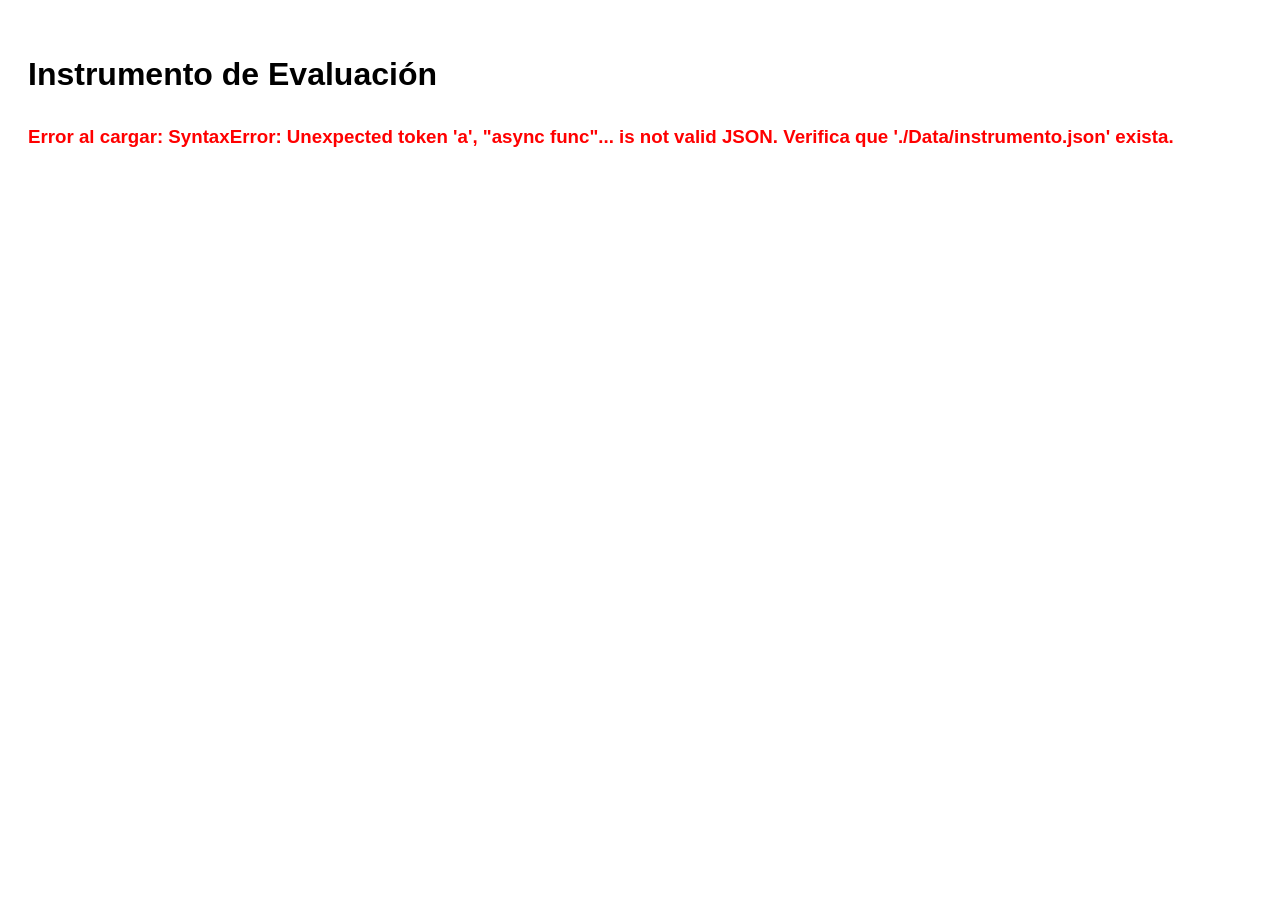
<file: respaldo_prueba.html>
<!DOCTYPE html>
<html lang="es">
<head>
    <meta charset="UTF-8">
    <meta name="viewport" content="width=device-width, initial-scale=1.0">
    <title>Formulario Suite Neonatal</title>
    <style>
        body { font-family: sans-serif; padding: 20px; line-height: 1.6; }
        .seccion { margin-bottom: 30px; border: 1px solid #ccc; padding: 15px; border-radius: 8px; background-color: #f9f9f9; }
        h2 { color: #0056b3; }
        .pregunta { margin-bottom: 15px; }
        input { margin-top: 5px; width: 100%; padding: 8px; box-sizing: border-box; }
        button { margin-top: 20px; padding: 10px 20px; background-color: #0056b3; color: white; border: none; border-radius: 5px; cursor: pointer; }
    </style>
</head>
<body>
    <h1>Instrumento de Evaluación</h1>
    <form id="contenedor-formulario">Cargando...</form>

    <script>
        async function cargarFormulario() {
            try {
                // Ruta relativa a tu archivo JSON
                const res = await fetch('./Data/instrumento.json');
                const data = await res.json();
                const form = document.getElementById('contenedor-formulario');
                form.innerHTML = ""; 
                
                Object.keys(data).forEach(seccionKey => {
                    let html = `<div class="seccion"><h2>${seccionKey.replace('_', ' ').toUpperCase()}</h2>`;
                    
                    data[seccionKey].secciones.forEach(p => {
                        html += `<div class="pregunta">
                                    <label>${p.label}</label><br>
                                    <input type="text" name="${p.label}" placeholder="Escribe tu respuesta...">
                                 </div>`;
                    });
                    
                    html += `</div>`;
                    form.innerHTML += html;
                });
                form.innerHTML += `<button type="submit">Guardar Respuestas</button>`;
            } catch (err) {
                document.getElementById('contenedor-formulario').innerHTML = 
                    `<h3 style='color:red;'>Error al cargar: ${err}. Verifica que './Data/instrumento.json' exista.</h3>`;
            }
        }
        cargarFormulario();
    </script>
</body>
</html>
</file>
<file: css/style.css>
:root {
    --oro-calostro: #D4AF37;
    --azul-uv: #003366;
    --verde-seguridad: #2E8B57;
    --fondo-suave: #F4F7F9;
    --fuente-principal: 'Segoe UI', system-ui, -apple-system, sans-serif;
}

body {
    font-family: var(--fuente-principal);
    background-color: var(--fondo-suave);
    color: #333;
    margin: 0;
    padding: 20px;
    line-height: 1.6;
}

.container {
    background: white;
    border-radius: 12px;
    padding: 30px;
    box-shadow: 0 8px 30px rgba(0,0,0,0.08);
    border-top: 8px solid var(--oro-calostro);
    max-width: 700px;
    margin: auto;
}

h1 {
    font-weight: 800;
    color: var(--azul-uv);
    font-size: 1.8rem;
    margin-bottom: 25px;
    border-bottom: 2px solid #eee;
    padding-bottom: 10px;
}

/* Botones estilo Dashboard */
button {
    background-color: var(--azul-uv);
    color: white;
    padding: 14px 20px;
    border: none;
    border-radius: 6px;
    font-weight: 600;
    cursor: pointer;
    width: 100%;
    margin-bottom: 12px;
    transition: all 0.3s ease;
    text-transform: uppercase;
    font-size: 0.9rem;
    letter-spacing: 0.5px;
}

button:hover {
    background-color: var(--verde-seguridad);
    transform: translateY(-2px);
    box-shadow: 0 4px 8px rgba(0,0,0,0.15);
}

/* Navegación fluida */
.seccion { display: none; opacity: 0; transition: opacity 0.4s ease; }
.seccion.active { display: block; opacity: 1; }

/* Tarjetas clínicas con borde lateral sutil */
.card { 
    margin-bottom: 15px; 
    padding: 20px; 
    border: 1px solid #e1e8ed; 
    border-radius: 8px; 
    background: #fafafa;
    border-left: 4px solid var(--azul-uv);
}

.card h3 { margin-top: 0; color: var(--azul-uv); font-size: 1.1rem; }
</file>
